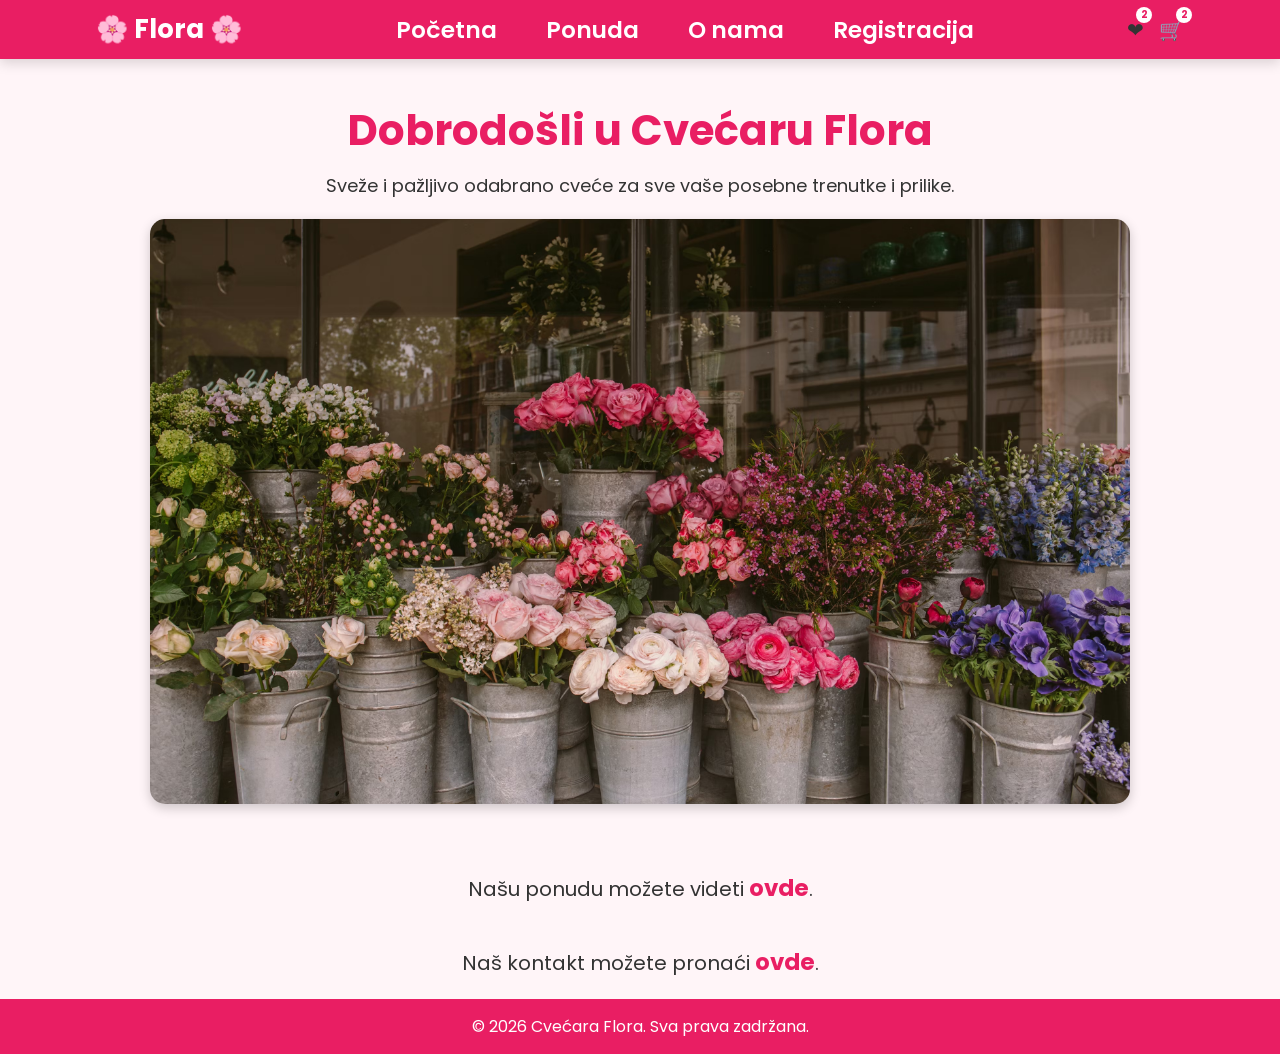
<file: index.html>
<!DOCTYPE html>
<html lang="sr">
<head>
    <meta charset="UTF-8">
    <title>Cvećara Flora</title>
    <link rel="stylesheet" href="jana.css?v=2">
    <meta name="viewport" content="width=device-width, initial-scale=1.0">
</head>
<body>

<header>
<nav>
    <a href="index.html" class="logo">🌸 Flora 🌸</a>

    <ul>
        <li><a href="index.html">Početna</a></li>
        <li><a href="ponuda.html">Ponuda</a></li>
        <li><a href="onama.html">O nama</a></li>
        <li><a href="registracija.html">Registracija</a></li>
    </ul>

    <div class="icons">
        <div class="icon">❤</div>
        <div class="icon">🛒</div>
    </div>
</nav>
</header>

<main>
<section class="hero">
    <h1>Dobrodošli u Cvećaru Flora</h1>
    <p>Sveže i pažljivo odabrano cveće za sve vaše posebne trenutke i prilike.</p>
    <img src="cvecara4.avif" alt="Cvećara Flora" class="hero-img"> 
</section>
</main>

<p class="paragraf">
    Našu ponudu možete videti <a href="ponuda.html">ovde</a>.
</p>

<p class="paragraf">
    Naš kontakt možete pronaći <a href="onama.html">ovde</a>.
</p>

<footer>
    <p>&copy; 2026 Cvećara Flora. Sva prava zadržana.</p>
</footer>

</body>
</html>
</file>
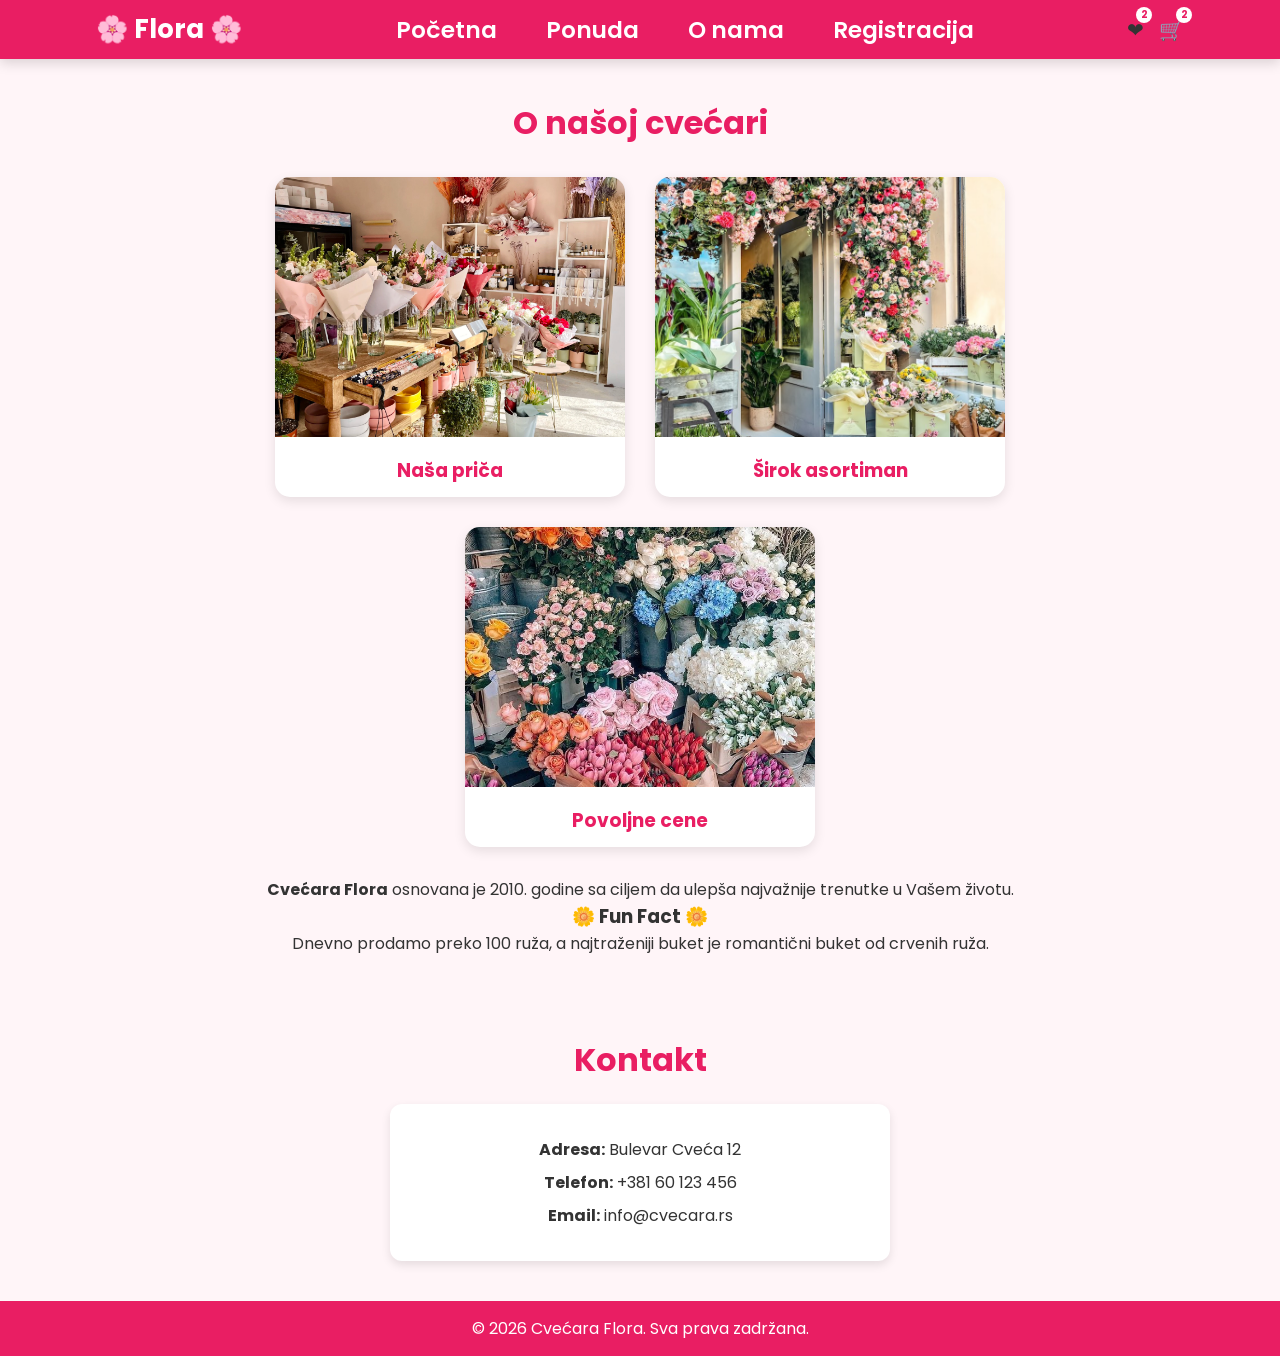
<file: onama.html>
<!DOCTYPE html>
<html lang="sr">
<head>
    <meta charset="UTF-8">
    <title>O nama - Cvećara Flora</title>
    <link rel="stylesheet" href="jana.css?v=2">
    <meta name="viewport" content="width=device-width, initial-scale=1.0">
</head>
<body>

<header>
    <nav>
        <a href="index.html" class="logo">🌸 Flora 🌸</a>
        <ul>
            <li><a href="index.html">Početna</a></li>
            <li><a href="ponuda.html">Ponuda</a></li>
            <li><a href="onama.html">O nama</a></li>
            <li><a href="registracija.html">Registracija</a></li>
        </ul>
        <div class="icons">
            <div class="icon">❤</div>
            <div class="icon">🛒</div>
        </div>
    </nav>
</header>

<section class="container">
    <h2>O našoj cvećari</h2>

    <div class="about-gallery">
        <div class="about-card">
            <img src="cvecara.webp" alt="Naša priča">
            <h3>Naša priča</h3>
        </div>

        <div class="about-card">
            <img src="cvecarica.jpeg" alt="Širok asortiman">
            <h3>Širok asortiman</h3>
        </div>

        <div class="about-card">
            <img src="cvece.jpg" alt="Povoljne cene">
            <h3>Povoljne cene</h3>
        </div>
    </div>

    <p><strong>Cvećara Flora</strong> osnovana je 2010. godine sa ciljem da ulepša najvažnije trenutke u Vašem životu.</p>
    <h3>🌼 Fun Fact 🌼</h3>
    <p>Dnevno prodamo preko 100 ruža, a najtraženiji buket je romantični buket od crvenih ruža.</p>
</section>

<section class="container">
    <h2>Kontakt</h2>

    <div class="form-container">
        <p><strong>Adresa:</strong> Bulevar Cveća 12</p>
        <p><strong>Telefon:</strong> +381 60 123 456</p>
        <p><strong>Email:</strong> info@cvecara.rs</p>
    </div>
</section>

<footer>
    <p>&copy; 2026 Cvećara Flora. Sva prava zadržana.</p>
</footer>

</body>
</html>
</file>
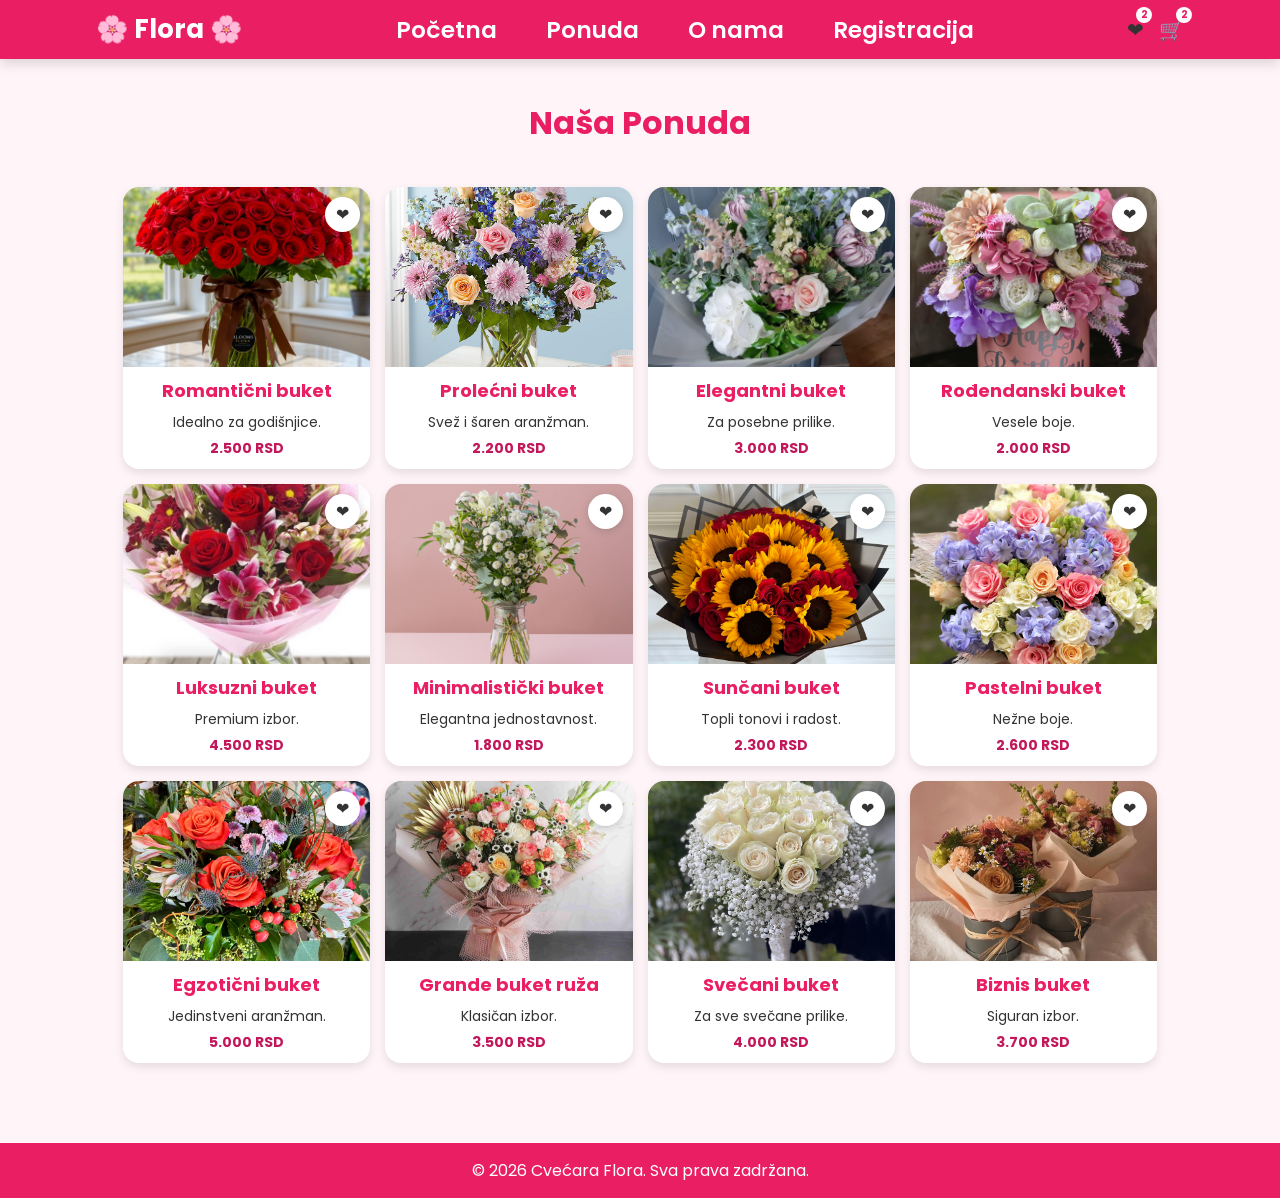
<file: ponuda.html>
<!DOCTYPE html>
<html lang="sr">
<head>
    <meta charset="UTF-8">
    <title>Ponuda - Cvećara Flora</title>
    <link rel="stylesheet" href="jana.css?v=2">
    <meta name="viewport" content="width=device-width, initial-scale=1.0">
</head>
<body>
    <header>
    <nav>
        <a href="index.html" class="logo">🌸 Flora 🌸</a>
        <ul>
            <li><a href="index.html">Početna</a></li>
            <li><a href="ponuda.html">Ponuda</a></li>
            <li><a href="onama.html">O nama</a></li>
            <li><a href="registracija.html">Registracija</a></li>
        </ul>
        <div class="icons">
        <div class="icon">❤</div>
        <div class="icon">🛒</div>
    </div>
    </nav>
</header>

<section class="container">
    <h2>Naša Ponuda</h2>
    
    <div class="cards"> 
        
        <div class="card">
            <div class="wishlist">❤</div>
            <img src="romanticnii.webp" alt="Romantični buket">
            <div class="card-content">
                <h3>Romantični buket</h3>
                <p>Idealno za godišnjice.</p>
                <p class="price">2.500 RSD</p>
            </div>
        </div>

        <div class="card">
            <div class="wishlist">❤</div>
            <img src="prolecni.jpg" alt="Prolećni buket">
            <div class="card-content">
                <h3>Prolećni buket</h3>
                <p>Svež i šaren aranžman.</p>
                <p class="price">2.200 RSD</p>
            </div>
        </div>

        <div class="card">
            <div class="wishlist">❤</div>
            <img src="elegantni.jpg" alt="Elegantni buket">
            <div class="card-content">
                <h3>Elegantni buket</h3>
                <p>Za posebne prilike.</p>
                <p class="price">3.000 RSD</p>
            </div>
        </div>

        <div class="card">
            <div class="wishlist">❤</div>
            <img src="rodjendanski.avif" alt="Rođendanski buket">
            <div class="card-content">
                <h3>Rođendanski buket</h3>
                <p>Vesele boje.</p>
                <p class="price">2.000 RSD</p>
            </div>
        </div>

        <div class="card">
            <div class="wishlist">❤</div>
            <img src="luksuzni.jpg" alt="Luksuzni buket">
            <div class="card-content">
                <h3>Luksuzni buket</h3>
                <p>Premium izbor.</p>
                <p class="price">4.500 RSD</p>
            </div>
        </div>

        <div class="card">
            <div class="wishlist">❤</div>
            <img src="minimalisticki.png" alt="Minimalistički buket">
            <div class="card-content">
                <h3>Minimalistički buket</h3>
                <p>Elegantna jednostavnost.</p>
                <p class="price">1.800 RSD</p>
            </div>
        </div>

        <div class="card">
            <div class="wishlist">❤</div>
            <img src="suncani.avif" alt="Sunčani buket">
            <div class="card-content">
                <h3>Sunčani buket</h3>
                <p>Topli tonovi i radost.</p>
                <p class="price">2.300 RSD</p>
            </div>
        </div>

        <div class="card">
            <div class="wishlist">❤</div>
            <img src="pastelni.jpg" alt="Pastelni buket">
            <div class="card-content">
                <h3>Pastelni buket</h3>
                <p>Nežne boje.</p>
                <p class="price">2.600 RSD</p>
            </div>
        </div>

        <div class="card">
            <div class="wishlist">❤</div>
            <img src="egzoticni.avif" alt="Egzotični buket">
            <div class="card-content">
                <h3>Egzotični buket</h3>
                <p>Jedinstveni aranžman.</p>
                <p class="price">5.000 RSD</p>
            </div>
        </div>

        <div class="card">
            <div class="wishlist">❤</div>
            <img src="buket.jpg" alt="Grande buket ruža">
            <div class="card-content">
                <h3>Grande buket ruža</h3>
                <p>Klasičan izbor.</p>
                <p class="price">3.500 RSD</p>
            </div>
        </div>

            <div class="card">
            <div class="wishlist">❤</div>
            <img src="svecani.jpg" alt="Svečani buket">
            <div class="card-content">
                <h3>Svečani buket</h3>
                <p>Za sve svečane prilike.</p>
                <p class="price">4.000 RSD</p>
            </div>
        </div>

                <div class="card">
                <div class="wishlist">❤</div>
            <img src="poslovni.webp" alt="Biznis buket">
            <div class="card-content">
                <h3>Biznis buket</h3>
                <p>Siguran izbor.</p>
                <p class="price">3.700 RSD</p>

    </div> 
</section>

<footer>
    <p>&copy; 2026 Cvećara Flora. Sva prava zadržana.</p>
</footer>

</body>
</html>
</file>
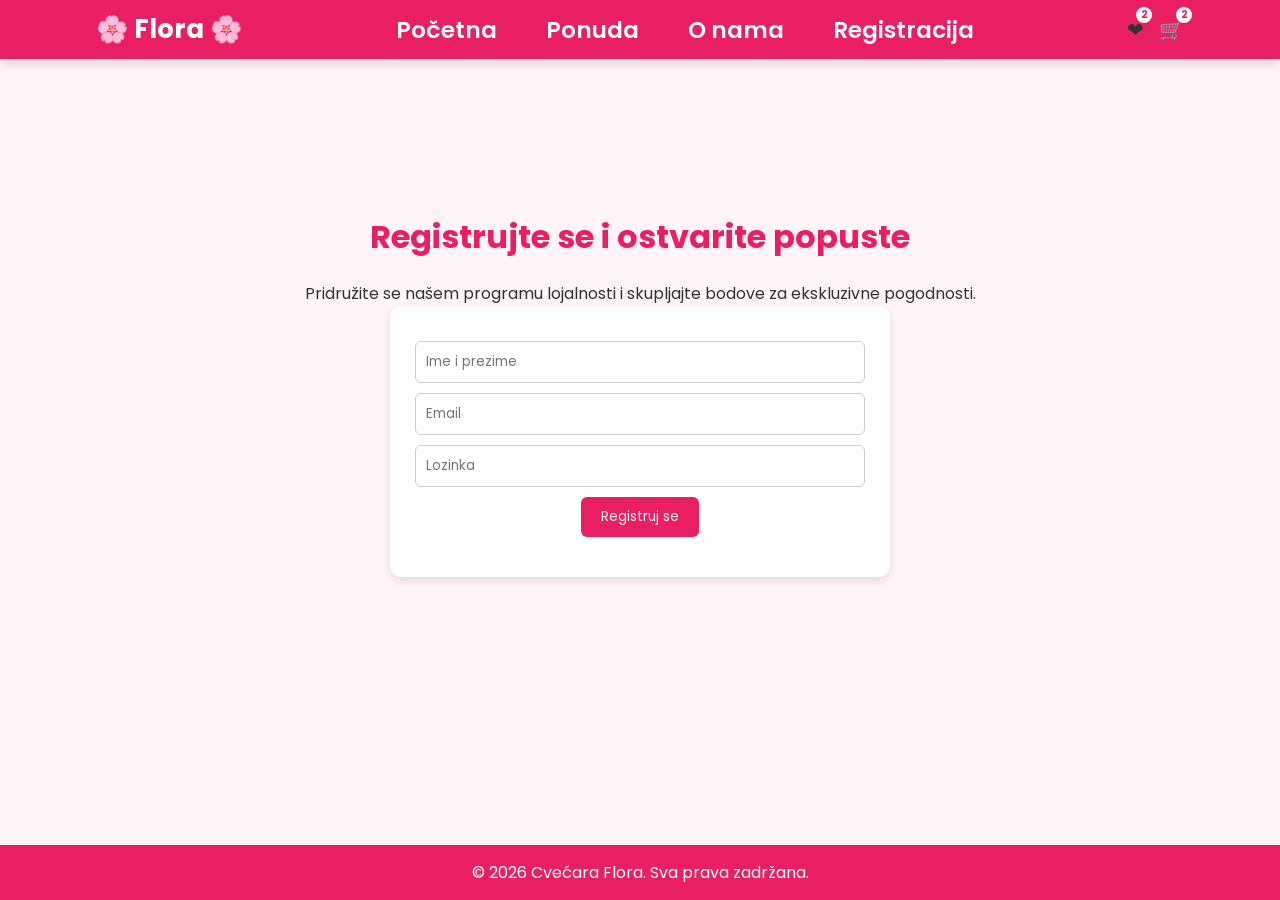
<file: registracija.html>
<!DOCTYPE html>
<html lang="sr">
<head>
    <meta charset="UTF-8">
    <title>Registracija - Cvećara Flora</title>
    <link rel="stylesheet" href="jana.css?v=2">
    <meta name="viewport" content="width=device-width, initial-scale=1.0">
</head>
<body>

<header>
    <nav>
        <a href="index.html" class="logo">🌸 Flora 🌸</a>
        <ul>
            <li><a href="index.html">Početna</a></li>
            <li><a href="ponuda.html">Ponuda</a></li>
            <li><a href="onama.html">O nama</a></li>
            <li><a href="registracija.html">Registracija</a></li>
        </ul>
        <div class="icons">
            <div class="icon">❤</div>
            <div class="icon">🛒</div>
        </div>
    </nav>
</header>

<section class="container">
    <h2>Registrujte se i ostvarite popuste</h2>
    <p>Pridružite se našem programu lojalnosti i skupljajte bodove za ekskluzivne pogodnosti.</p>

    <div class="form-container">
<form onsubmit="return showMessage(event)">
    <input type="text" placeholder="Ime i prezime" required>
    <input type="email" placeholder="Email" required>
    <input type="password" placeholder="Lozinka" required>
    <button type="submit" class="btn">Registruj se</button>
</form>

<p id="successMessage" style="color:green; margin-top:15px; font-weight:bold;"></p>

<script>
function showMessage(event) {
    event.preventDefault();
    document.getElementById("successMessage").innerText =
        "Registracija uspešna!";
    return false;
}
</script>
    </div>
</section>

<footer>
    <p>&copy; 2026 Cvećara Flora. Sva prava zadržana.</p>
</footer>

</body>
</html>
</file>
<file: jana.css>
@import url('https://fonts.googleapis.com/css2?family=Poppins:wght@300;400;600;700&display=swap');

* {
    margin: 0;
    padding: 0;
    box-sizing: border-box;
    font-family: 'Poppins', sans-serif;
}

:root {
    --primary: #e91e63;
    --secondary: #fce4ec;
    --accent: #c2185b;
    --dark: #333;
    --light: #ffffff;
    --background: #fff5f8;
}

html, body {
    height: 100%;
}

body {
    background-color: var(--background);
    color: var(--dark);
    display: flex;
    flex-direction: column;
}

main {
    flex: 1;
}
/*izmenjen header*/
header {
    background: var(--primary);
    padding: 10px 0;
    position: sticky;
    top: 0;
    z-index: 1000;
    box-shadow: 0 4px 12px rgba(0,0,0,0.15);
}

nav {
    width: 85%;
    margin: auto;
    display: flex;
    align-items: center;
    justify-content: space-between;
    gap: 20px;
}

.logo {
    font-size: 26px;
    font-weight: 700;
    color: white;
    text-decoration: none;
    display: flex;
    align-items: center;

    transition: transform 0.3s ease, letter-spacing 0.3s ease;
}

.logo:hover {
    transform: scale(1.08);
    letter-spacing: 1px;
}
/*dodat justify-content*/
nav ul {
    list-style: none;
    display: flex;
    gap: 25px;
    margin: 0 auto;
    align-items: center;
    justify-content: center;
}
/*promena ovde*/
nav ul li {
    margin: 0 12px;
    padding: 0;
}

nav ul li a {
    color: white;
    text-decoration: none;
    font-weight: 600;
    transition: 0.3s;
}

nav ul li a:hover {
    color: #ffe4ec;
}

.hero {
    text-align: center;
    padding: 40px 150px;
}

.hero h1 {
    font-size: 42px;
    color: var(--primary);
}

.hero p {
    font-size: 18px;
    margin: 10px 0 20px;
}

.hero-img {
    width: 100%;
    height: 65vh;
    object-fit: cover;
    border-radius: 15px;
    box-shadow: 0 4px 12px rgba(0,0,0,0.2);
}

.container {
    width: 85%;
    margin: auto;
    padding: 40px 0;
    text-align: center;
}

.container h2 {
    color: var(--primary);
    font-size: 32px;
    margin-bottom: 20px;
}

.cards {
    display: grid;
    grid-template-columns: repeat(auto-fit, minmax(200px, 1fr));
    gap: 15px;
    width: 95%;
    max-width: 1400px;
    margin: 40px auto;
}

.card {
    height: 100%;
    display: flex;
    flex-direction: column;

    background: white;
    border-radius: 16px;
    overflow: hidden;

    box-shadow: 0 4px 10px rgba(0, 0, 0, 0.1);

    transition: transform 0.25s ease, box-shadow 0.25s ease;
}

.card {
    position: relative;
    overflow: visible;
}

.card:hover {
    transform: translateY(-10px);
    box-shadow: 0 12px 25px rgba(0, 0, 0, 0.2);
}
.card:hover img {
    transform: scale(1.05);
    transition: transform 0.3s ease;
}
.card img {
    width: 100%;
    height: 180px;
    object-fit: cover;
    border-top-left-radius: 16px;
    border-top-right-radius: 16px;
    transition: transform 0.3s ease;
    position: relative;
    z-index: 1;
}

.card-content {
    padding: 10px;
}

.card-content h3 {
    font-size: 18px;
    color: #e91e63;
    margin-bottom: 8px;
}

.card-content p {
    font-size: 14px;
}

.price {
    font-size: 16px;
    font-weight: bold;
    color: #c2185b;
    margin-top: 5px;
}

.btn {
    display: inline-block;
    background: var(--primary);
    color: white;
    padding: 10px 20px;
    margin-top: 10px;
    border-radius: 6px;
    text-decoration: none;
    transition: 0.3s;
    border: none;
    cursor: pointer;
}

.btn:hover {
    background: var(--accent);
}

.about-card {
    max-width: 350px;
    margin: 20px auto;
    background: white;
    border-radius: 12px;
    box-shadow: 0 4px 10px rgba(0,0,0,0.1);
    overflow: hidden;
}

.about-card img {
    width: 100%;
}

.about-card h3 {
    padding: 10px;
    color: var(--primary);
}

.form-container {
    max-width: 500px;
    margin: auto;
    background: white;
    padding: 25px;
    border-radius: 12px;
    box-shadow: 0 4px 10px rgba(0,0,0,0.1);
}

.form-container input {
    width: 100%;
    padding: 10px;
    margin-top: 10px;
    border: 1px solid #ccc;
    border-radius: 6px;
}

footer {
    background: var(--primary);
    color: white;
    text-align: center;
    padding: 15px;
    margin-top: auto;
}

a {
    color: var(--primary);
    font-weight: 600;
    text-decoration: none;
    transition: 0.3s;
    text-align: center;
    font-size: 23px;
    font-weight: bold;
}

a:hover {
    color: var(--accent);
    text-decoration: underline;
}

.paragraf {
    text-align: center;
    margin: 20px 0;
    font-size: 20px;
}

.form-container p {
    font-size: 16px;
    margin: 8px 0;
}

@media (max-width: 1200px) {
    .cards {
        grid-template-columns: repeat(3, 1fr);
    }
}

@media (max-width: 768px) {
    .cards {
        grid-template-columns: repeat(2, 1fr);
    }
}

@media (max-width: 480px) {
    .cards {
        grid-template-columns: 1fr;
    }
}

.wishlist {
    position: absolute;
    top: 10px;
    right: 10px;
    z-index: 10;
    background: white;
    border-radius: 50%;
    width: 35px;
    height: 35px;
    display: flex;
    align-items: center;
    justify-content: center;
    cursor: pointer;
    transition: 0.3s ease;
    box-shadow: 0 2px 8px rgba(0,0,0,0.15);
}

.wishlist:hover {
    transform: scale(1.2);
    background: #ffe4ec;
}

.icons {
    display: flex;
    gap: 15px;
    align-items: center;
    justify-content: flex-start;
}

.icon {
    font-size: 20px;
    cursor: pointer;
    transition: 0.3s;
}

.icon:hover {
    transform: scale(1.2);
}

.icon {
    position: relative;
}

.icon::after {
    content: "2";
    position: absolute;
    top: -8px;
    right: -8px;

    background: white;
    color: var(--primary);

    font-size: 10px;
    font-weight: bold;

    width: 16px;
    height: 16px;
    border-radius: 50%;

    display: flex;
    align-items: center;
    justify-content: center;
}


.about-gallery {
    display: flex;
    justify-content: center;
    align-items: stretch;
    gap: 30px;
    margin: 30px 0;
    flex-wrap: wrap;
}

.about-gallery .about-card {
    width: 360px; 
    margin: 0;
    background: var(--light);
    border-radius: 15px;
    box-shadow: 0 4px 12px rgba(0, 0, 0, 0.1);
    overflow: hidden;
    text-align: center;
    transition: transform 0.3s ease, box-shadow 0.3s ease;
}

.about-gallery .about-card img {
    width: 100%;
    height: 260px; 
    object-fit: cover;
}

.about-gallery .about-card h3 {
    padding: 12px;
    color: var(--primary);
}

.about-gallery .about-card:hover {
    transform: translateY(-8px);
    box-shadow: 0 10px 20px rgba(0, 0, 0, 0.2);
}

@media (max-width: 992px) {
    .about-gallery {
        flex-direction: column;
        align-items: center;
    }
}

@media (max-width: 1200px) {
    .about-gallery .about-card {
        width: 300px;
    }
}

@media (max-width: 768px) {
    .about-gallery {
        flex-direction: column;
        align-items: center;
    }

    .about-gallery .about-card {
        width: 90%;
    }
}

@media (max-width: 768px) {

    .container {
        width: 95%;
        padding: 20px 0;
    }

    .about-gallery {
        flex-direction: column;
        align-items: center;
        gap: 20px;
    }

    .about-gallery .about-card {
        width: 100%;
        max-width: 420px;
    }

    .about-gallery .about-card img {
        width: 100%;
        height: 240px;
        object-fit: cover;
    }
}

@media (max-width: 768px) {
    /* Popravljamo uvodni deo da se tekst ne gnječi */
    .hero {
        padding: 40px 20px; 
    }
    
    /* Popravljamo sliku ispod teksta */
    .hero-img {
        height: auto; 
    }

    /* Popravljamo meni da ide jedan ispod drugog na telefonu */
    nav {
        flex-direction: column;
    }
    
    nav ul {
        flex-direction: column;
        padding-top: 15px;
        text-align: center;
    }
    
    nav ul li {
        margin: 10px 0;
    }
}


/*fix za mobile header*/
@media (max-width: 768px) {

    header {
        padding: 8px 0;
    }

    nav {
        flex-direction: column;
        gap: 6px;
    }

    .logo {
        font-size: 20px;
    }

    nav ul {
        flex-direction: row;
        flex-wrap: wrap;
        justify-content: center;
        gap: 12px;
        padding: 0;
    }

    nav ul li {
        margin: 0;
        padding: 0;
    }

    nav ul li a {
        font-size: 14px;
    }

    .icons {
        margin-top: 5px;
        justify-content: center;
    }
}
</file>
